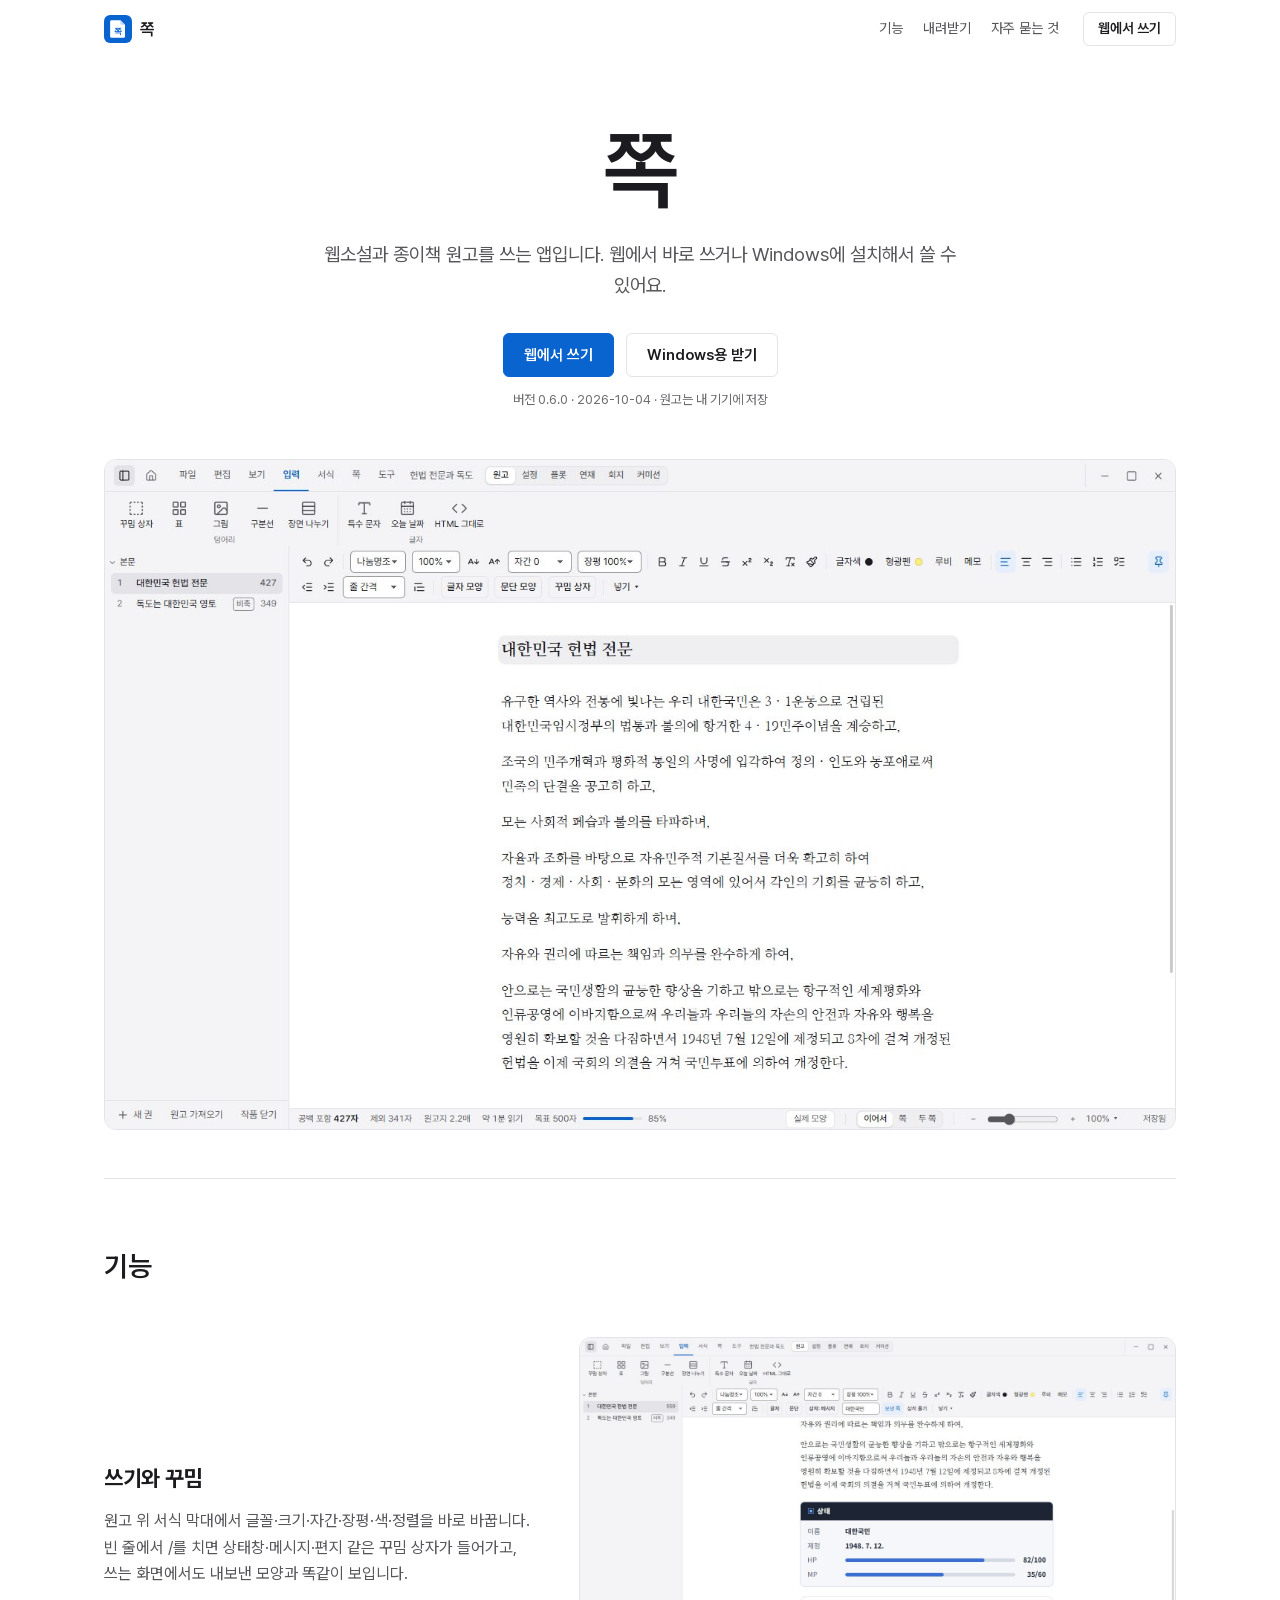
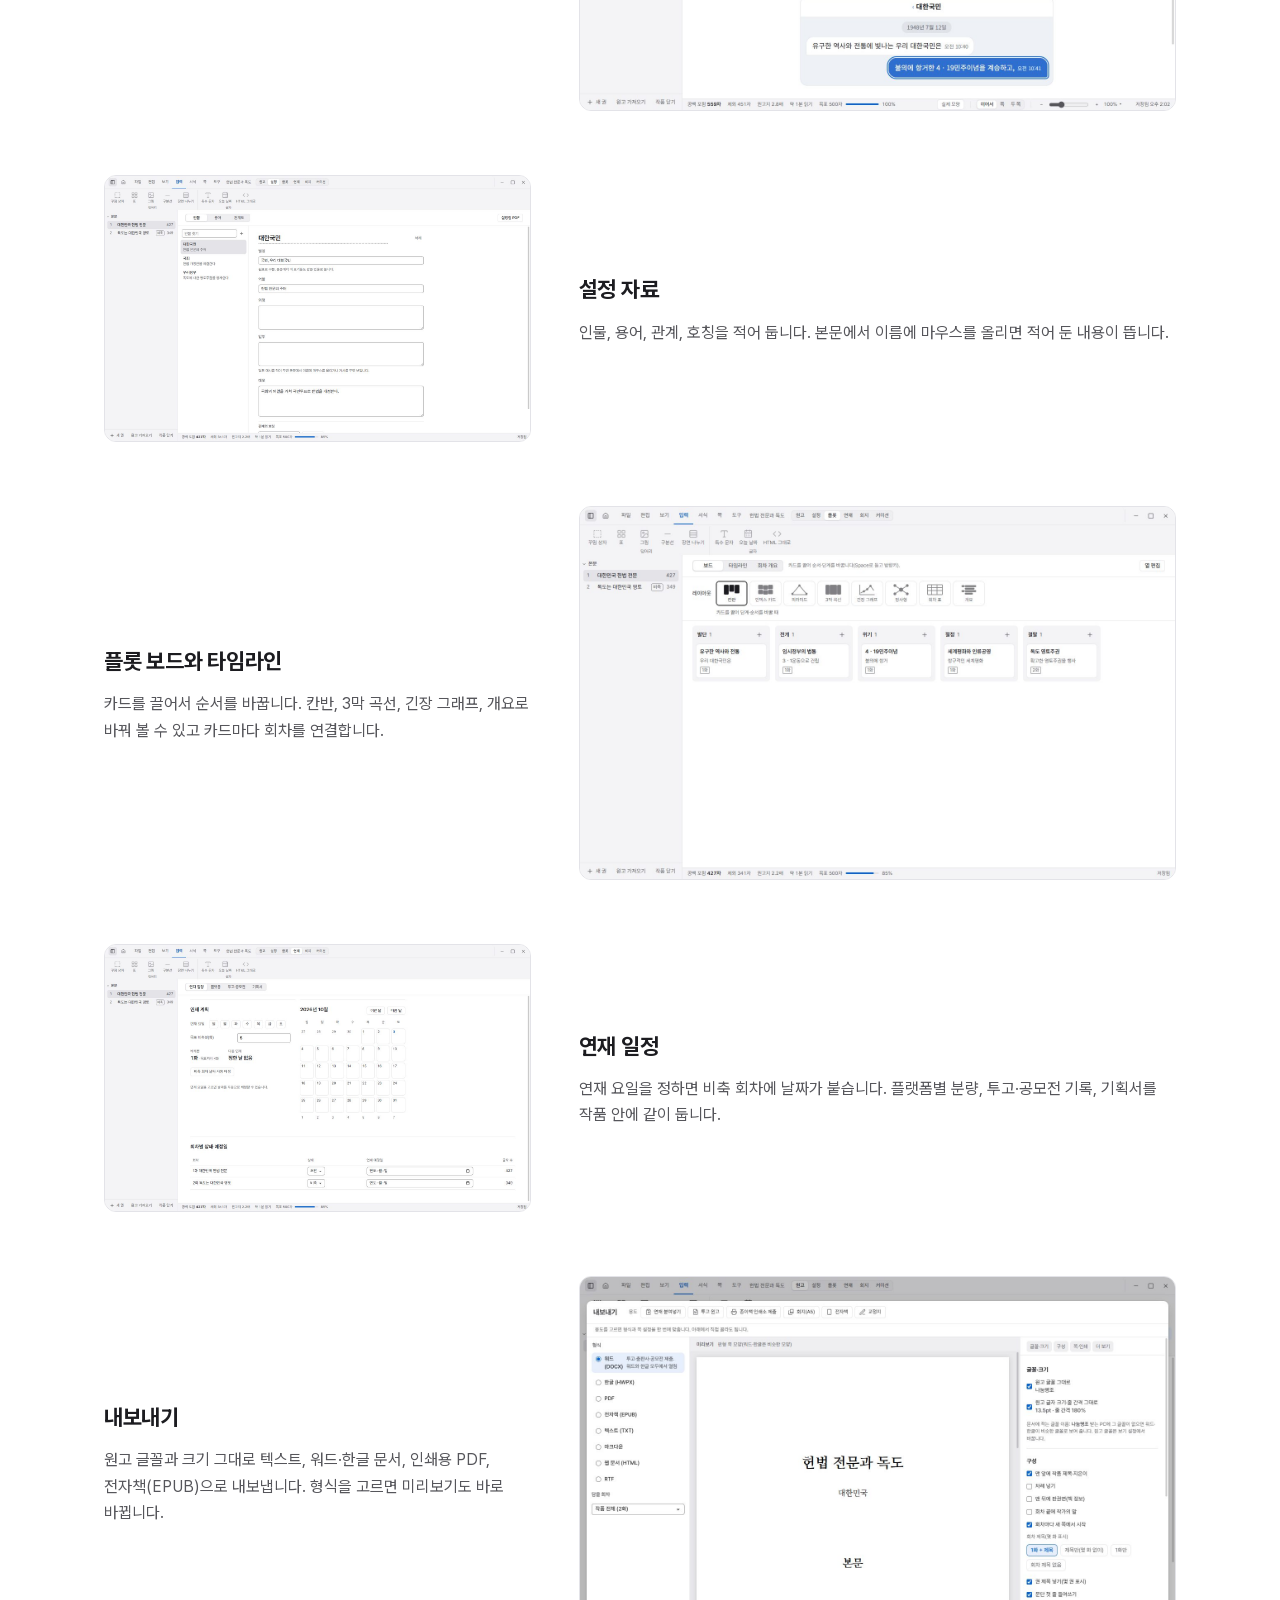
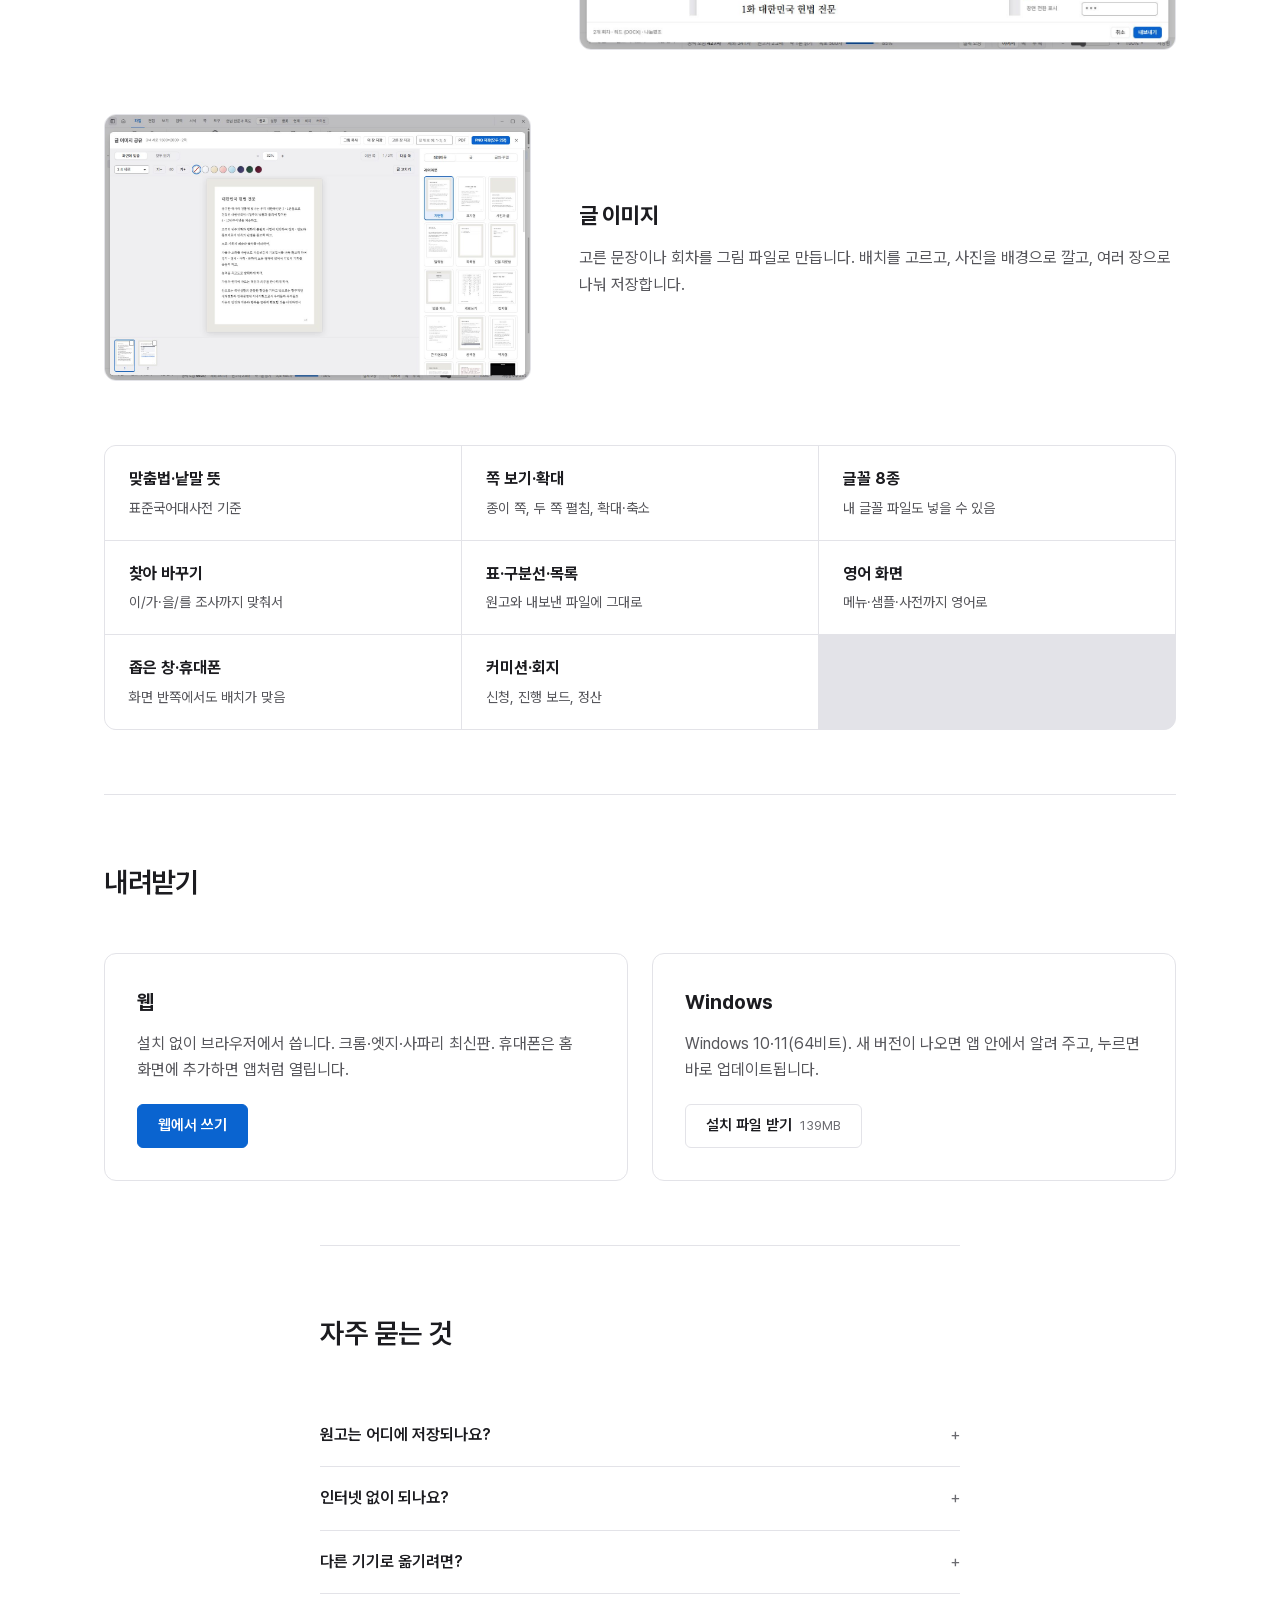
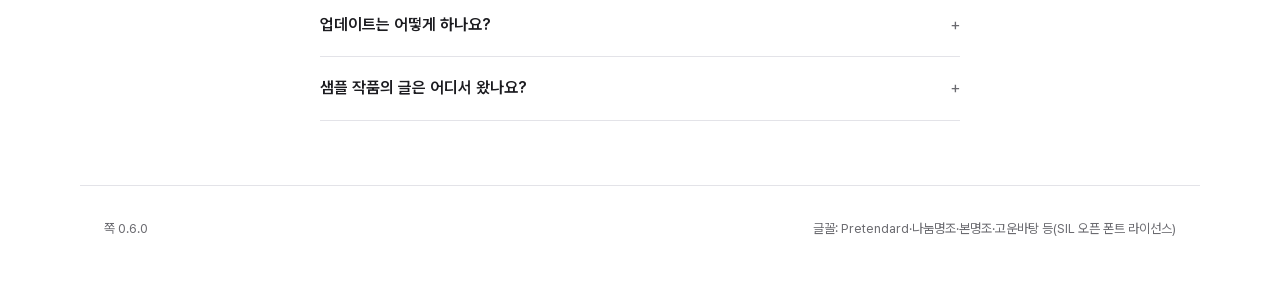
<file: index.html>
<!doctype html>
<html lang="ko">
  <head>
    <meta charset="utf-8" />
    <meta name="viewport" content="width=device-width, initial-scale=1" />
    <title>쪽</title>
    <!-- 링크 미리보기(카톡·트위터·디스코드 등): 제목·그림 모두 「쪽」만. 설명 줄은 일부러 넣지 않는다(카톡이 description을 대신 보여 줌) -->
    <meta property="og:type" content="website" />
    <meta property="og:site_name" content="쪽" />
    <meta property="og:title" content="쪽" />

    <meta property="og:url" content="https://9w3am.github.io/jjok/" />
    <meta property="og:image" content="https://9w3am.github.io/jjok/og.png" />
    <meta property="og:image:width" content="1200" />
    <meta property="og:image:height" content="630" />
    <meta property="og:locale" content="ko_KR" />
    <meta name="twitter:card" content="summary_large_image" />
    <meta name="theme-color" content="#ffffff" media="(prefers-color-scheme: light)" />
    <meta name="theme-color" content="#1a1a1d" media="(prefers-color-scheme: dark)" />
    <link rel="icon" href="favicon.svg" type="image/svg+xml" />
    <link rel="icon" href="favicon-32.png" sizes="32x32" type="image/png" />
    <link rel="apple-touch-icon" href="app/icon-180.png" />
    <link rel="stylesheet" href="site.css" />
    <script>
      // 홈 화면에 설치한 웹 앱(옛 주소)으로 열었으면 소개 없이 바로 앱으로
      if (matchMedia("(display-mode: standalone)").matches) location.replace("app/");
    </script>
  </head>
  <body>
    <header class="top">
      <a class="brand" href="./"><img src="app/icon.svg" alt="" width="28" height="28" />쪽</a>
      <nav aria-label="사이트">
        <a href="#features">기능</a>
        <a href="#download">내려받기</a>
        <a href="#faq">자주 묻는 것</a>
      </nav>
      <a class="btn btn-sm" href="app/">웹에서 쓰기</a>
    </header>

    <main>
      <section class="hero">
        <h1>쪽</h1>
        <p class="lead">웹소설과 종이책 원고를 쓰는 앱입니다. 웹에서 바로 쓰거나 Windows에 설치해서 쓸 수 있어요.</p>
        <div class="cta">
          <a class="btn btn-primary" href="app/">웹에서 쓰기</a>
          <a class="btn" href="https://github.com/9w3am/jjok/releases/download/v0.6.0/jjok-setup-0.6.0.exe">Windows용 받기</a>
        </div>
        <p class="meta">버전 0.6.0 · 2026-10-04 · 원고는 내 기기에 저장</p>
        <figure class="shot shot-hero">
          <img src="shots/write.jpg" width="1440" height="900" alt="원고 쓰는 화면: 왼쪽에 회차 목록, 가운데에 본문" />
        </figure>
      </section>

      <section id="features" class="features" aria-labelledby="f-title">
        <h2 id="f-title">기능</h2>

        <article class="feature">
          <div class="f-text">
            <h3>쓰기와 꾸밈</h3>
            <p>원고 위 서식 막대에서 글꼴·크기·자간·장평·색·정렬을 바로 바꿉니다. 빈 줄에서 /를 치면 상태창·메시지·편지 같은 꾸밈 상자가 들어가고, 쓰는 화면에서도 내보낸 모양과 똑같이 보입니다.</p>
          </div>
          <figure class="shot">
            <img src="shots/boxes.jpg" width="1440" height="900" alt="원고 안에 상태창과 메시지 상자가 들어간 쓰는 화면" loading="lazy" />
          </figure>
        </article>

        <article class="feature">
          <div class="f-text">
            <h3>설정 자료</h3>
            <p>인물, 용어, 관계, 호칭을 적어 둡니다. 본문에서 이름에 마우스를 올리면 적어 둔 내용이 뜹니다.</p>
          </div>
          <figure class="shot">
            <img src="shots/bible.jpg" width="1440" height="900" alt="설정 자료 화면: 인물 목록과 인물 정보" loading="lazy" />
          </figure>
        </article>

        <article class="feature">
          <div class="f-text">
            <h3>플롯 보드와 타임라인</h3>
            <p>카드를 끌어서 순서를 바꿉니다. 칸반, 3막 곡선, 긴장 그래프, 개요로 바꿔 볼 수 있고 카드마다 회차를 연결합니다.</p>
          </div>
          <figure class="shot">
            <img src="shots/plot.jpg" width="1440" height="900" alt="플롯 보드 화면" loading="lazy" />
          </figure>
        </article>

        <article class="feature">
          <div class="f-text">
            <h3>연재 일정</h3>
            <p>연재 요일을 정하면 비축 회차에 날짜가 붙습니다. 플랫폼별 분량, 투고·공모전 기록, 기획서를 작품 안에 같이 둡니다.</p>
          </div>
          <figure class="shot">
            <img src="shots/serial.jpg" width="1440" height="900" alt="연재 일정 화면" loading="lazy" />
          </figure>
        </article>

        <article class="feature">
          <div class="f-text">
            <h3>내보내기</h3>
            <p>원고 글꼴과 크기 그대로 텍스트, 워드·한글 문서, 인쇄용 PDF, 전자책(EPUB)으로 내보냅니다. 형식을 고르면 미리보기도 바로 바뀝니다.</p>
          </div>
          <figure class="shot">
            <img src="shots/export.jpg" width="1440" height="900" alt="내보내기 화면: 형식 목록과 쪽 미리보기" loading="lazy" />
          </figure>
        </article>

        <article class="feature">
          <div class="f-text">
            <h3>글 이미지</h3>
            <p>고른 문장이나 회차를 그림 파일로 만듭니다. 배치를 고르고, 사진을 배경으로 깔고, 여러 장으로 나눠 저장합니다.</p>
          </div>
          <figure class="shot">
            <img src="shots/textimage.jpg" width="1440" height="900" alt="글 이미지 화면: 배치 목록과 그림 미리보기" loading="lazy" />
          </figure>
        </article>

        <ul class="more" aria-label="그 밖의 기능">
          <li><strong>맞춤법·낱말 뜻</strong><span>표준국어대사전 기준</span></li>
          <li><strong>쪽 보기·확대</strong><span>종이 쪽, 두 쪽 펼침, 확대·축소</span></li>
          <li><strong>글꼴 8종</strong><span>내 글꼴 파일도 넣을 수 있음</span></li>
          <li><strong>찾아 바꾸기</strong><span>이/가·을/를 조사까지 맞춰서</span></li>
          <li><strong>표·구분선·목록</strong><span>원고와 내보낸 파일에 그대로</span></li>
          <li><strong>영어 화면</strong><span>메뉴·샘플·사전까지 영어로</span></li>
          <li><strong>좁은 창·휴대폰</strong><span>화면 반쪽에서도 배치가 맞음</span></li>
          <li><strong>커미션·회지</strong><span>신청, 진행 보드, 정산</span></li>
        </ul>
      </section>

      <section id="download" class="download" aria-labelledby="d-title">
        <h2 id="d-title">내려받기</h2>
        <div class="d-grid">
          <div class="d-card">
            <h3>웹</h3>
            <p>설치 없이 브라우저에서 씁니다. 크롬·엣지·사파리 최신판. 휴대폰은 홈 화면에 추가하면 앱처럼 열립니다.</p>
            <a class="btn btn-primary" href="app/">웹에서 쓰기</a>
          </div>
          <div class="d-card">
            <h3>Windows</h3>
            <p>Windows 10·11(64비트). 새 버전이 나오면 앱 안에서 알려 주고, 누르면 바로 업데이트됩니다.</p>
            <a class="btn" href="https://github.com/9w3am/jjok/releases/download/v0.6.0/jjok-setup-0.6.0.exe">설치 파일 받기 <span class="size">139MB</span></a>
          </div>
        </div>
      </section>

      <section id="faq" class="faq" aria-labelledby="q-title">
        <h2 id="q-title">자주 묻는 것</h2>
        <details>
          <summary>원고는 어디에 저장되나요?</summary>
          <p>
            내 기기에 저장됩니다. Windows는 작품 폴더에, 웹은 브라우저 저장소에 둡니다. 로그인하면 계정에도 올라가서
            다른 기기에서 이어 쓸 수 있습니다.
          </p>
        </details>
        <details>
          <summary>인터넷 없이 되나요?</summary>
          <p>
            Windows는 인터넷 없이 됩니다. 웹은 한 번 열어 두면 인터넷이 끊겨도 열립니다. 맞춤법 사전과 기기 간 동기화만
            인터넷이 필요합니다.
          </p>
        </details>
        <details>
          <summary>다른 기기로 옮기려면?</summary>
          <p>로그인해서 동기화하거나, 작품을 파일로 내보낸 다음 다른 기기에서 가져오면 됩니다.</p>
        </details>
        <details>
          <summary>업데이트는 어떻게 하나요?</summary>
          <p>
            새 버전이 나오면 앱 오른쪽 아래에 알림이 뜹니다. 웹은 새로 불러오면 되고, Windows는 ‘지금 업데이트’를
            누르면 받아서 설치한 뒤 다시 켜집니다. 알림을 넘겼어도 시작 화면 아래 버전 줄에서 업데이트할 수 있습니다.
            쓰던 작품은 그대로 남습니다.
          </p>
        </details>
        <details>
          <summary>샘플 작품의 글은 어디서 왔나요?</summary>
          <p>
            대한민국 헌법 전문, 외교부 독도 누리집의 정부 기본입장, 「독도의 지속가능한 이용에 관한 법률」 조문입니다.
          </p>
        </details>
      </section>
    </main>

    <footer class="foot">
      <span>쪽 0.6.0</span>
      <span>글꼴: Pretendard·나눔명조·본명조·고운바탕 등(SIL 오픈 폰트 라이선스)</span>
    </footer>
  </body>
</html>
</file>
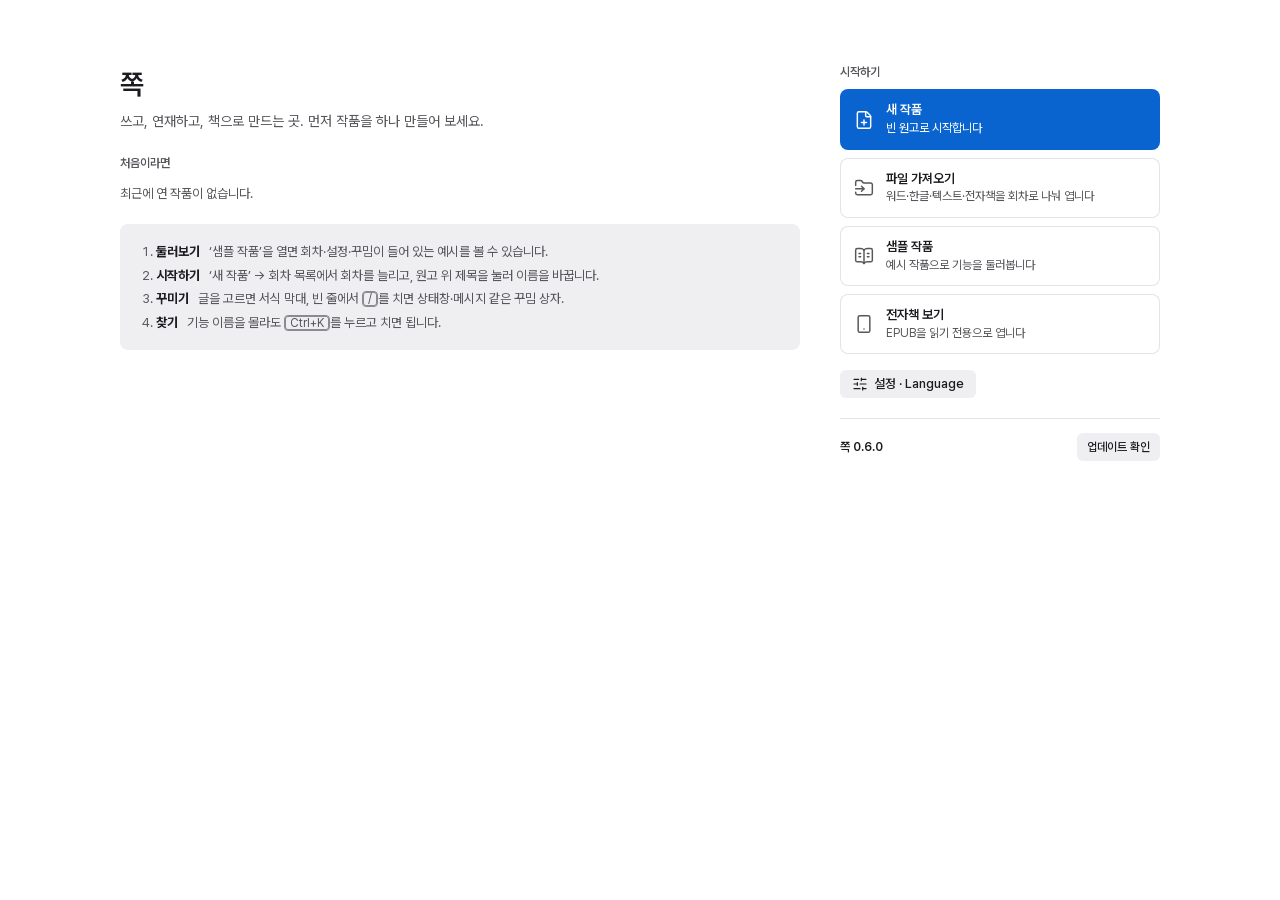
<file: app/index.html>
<!doctype html>
<html lang="ko">
  <head>
    <meta charset="UTF-8" />
    <meta
      http-equiv="Content-Security-Policy"
      content="default-src 'self'; script-src 'self' 'wasm-unsafe-eval'; style-src 'self' 'unsafe-inline'; font-src 'self' data:; img-src 'self' data: blob:; connect-src 'self' https://stdict.korean.go.kr https://api.dictionaryapi.dev https://*.supabase.co wss://*.supabase.co"
    />
    <meta name="viewport" content="width=device-width, initial-scale=1, viewport-fit=cover" />
    <meta name="theme-color" content="#ffffff" media="(prefers-color-scheme: light)" />
    <meta name="theme-color" content="#1c1c1e" media="(prefers-color-scheme: dark)" />
    <meta name="apple-mobile-web-app-capable" content="yes" />
    <link rel="manifest" href="./manifest.webmanifest" />
    <link rel="icon" href="./favicon.svg" type="image/svg+xml" />
    <link rel="icon" href="./favicon-32.png" sizes="32x32" type="image/png" />
    <meta property="og:title" content="쪽" />
    <meta property="og:image" content="https://9w3am.github.io/wongosil/og.png" />
    <link rel="apple-touch-icon" href="./icon-180.png" />
    <title>쪽</title>
    <script type="module" crossorigin src="./assets/index-cphjtJE9.js"></script>
    <link rel="modulepreload" crossorigin href="./assets/preload-helper-PPVm8Dsz.js">
    <link rel="modulepreload" crossorigin href="./assets/update-CbzywYTz.js">
    <link rel="modulepreload" crossorigin href="./assets/print-BG1Rjkv_.js">
    <link rel="stylesheet" crossorigin href="./assets/index-DDh-sWdb.css">
  </head>
  <body>
    <div id="root"></div>
  </body>
</html>
</file>
<file: site.css>
/* 쪽 사이트 첫 화면. 색·모서리·간격은 앱 디자인 토큰(docs/DESIGN_SYSTEM.md)과 같게 */
@font-face {
  font-family: "Pretendard Variable";
  src: url("fonts/PretendardVariable.woff2") format("woff2-variations");
  font-weight: 45 920;
  font-display: swap;
}

:root {
  color-scheme: light;
  --bg: #ffffff;
  --bg-sidebar: #f4f4f6;
  --text: #1c1c20;
  --text-2: #56565b;
  --text-3: #6b6b70;
  --line: #e3e3e8;
  --accent: #0a64d0;
  --accent-contrast: #ffffff;
  --r-1: 6px;
  --r-2: 8px;
  --r-3: 12px;
  --shadow-float: 0 8px 28px rgb(0 0 0 / 0.12), 0 1px 3px rgb(0 0 0 / 0.08);
  --max: 1120px;
}
@media (prefers-color-scheme: dark) {
  :root:not([data-theme="light"]) {
    color-scheme: dark;
    --bg: #1a1a1d;
    --bg-sidebar: #242426;
    --text: #f2f2f4;
    --text-2: #b4b4ba;
    --text-3: #98989f;
    --line: #38383c;
    --accent: #4c9dff;
    --accent-contrast: #0b1a2e;
  }
}
:root[data-theme="dark"] {
  color-scheme: dark;
  --bg: #1a1a1d;
  --bg-sidebar: #242426;
  --text: #f2f2f4;
  --text-2: #b4b4ba;
  --text-3: #98989f;
  --line: #38383c;
  --accent: #4c9dff;
  --accent-contrast: #0b1a2e;
}

* {
  box-sizing: border-box;
}
html {
  scroll-behavior: smooth;
}
@media (prefers-reduced-motion: reduce) {
  html {
    scroll-behavior: auto;
  }
}
body {
  margin: 0;
  background: var(--bg);
  color: var(--text);
  font:
    16px/1.65 "Pretendard Variable",
    Pretendard,
    system-ui,
    sans-serif;
  word-break: keep-all;
  overflow-x: hidden;
}
img {
  max-width: 100%;
  height: auto;
  display: block;
}
a {
  color: inherit;
}

/* 머리 막대 */
.top {
  position: sticky;
  top: 0;
  z-index: 10;
  display: flex;
  align-items: center;
  gap: 24px;
  max-width: var(--max);
  margin: 0 auto;
  padding: 12px 24px;
  background: color-mix(in srgb, var(--bg) 88%, transparent);
  backdrop-filter: blur(12px);
}
.brand {
  display: inline-flex;
  align-items: center;
  gap: 8px;
  font-weight: 600;
  font-size: 17px;
  text-decoration: none;
}
.top nav {
  display: flex;
  gap: 20px;
  margin-left: auto;
  font-size: 14px;
}
.top nav a {
  color: var(--text-2);
  text-decoration: none;
}
.top nav a:hover {
  color: var(--text);
}

/* 단추 */
.btn {
  display: inline-flex;
  align-items: center;
  gap: 8px;
  height: 44px;
  padding: 0 20px;
  border: 1px solid var(--line);
  border-radius: var(--r-1);
  background: var(--bg);
  color: var(--text);
  font-weight: 600;
  font-size: 15px;
  text-decoration: none;
  white-space: nowrap;
}
.btn:hover {
  border-color: var(--text-3);
}
.btn-primary {
  background: var(--accent);
  border-color: var(--accent);
  color: var(--accent-contrast);
}
.btn-primary:hover {
  border-color: var(--accent);
  filter: brightness(1.08);
}
.btn-sm {
  height: 34px;
  padding: 0 14px;
  font-size: 14px;
}
.btn:focus-visible,
a:focus-visible,
summary:focus-visible {
  outline: 2px solid var(--accent);
  outline-offset: 2px;
}
.size {
  color: var(--text-3);
  font-weight: 400;
  font-size: 13px;
}

/* 첫 화면 */
main {
  max-width: var(--max);
  margin: 0 auto;
  padding: 0 24px;
}
.hero {
  padding: 64px 0 48px;
  text-align: center;
}
.hero h1 {
  margin: 0;
  /* 이름이 한 글자(쪽)라 글자 자체를 로고처럼 크게 */
  font-size: clamp(56px, 8vw, 88px);
  line-height: 1.1;
  letter-spacing: -0.02em;
  font-weight: 600;
}
.lead {
  max-width: 640px;
  margin: 20px auto 0;
  color: var(--text-2);
  font-size: clamp(16px, 2vw, 19px);
}
.cta {
  display: flex;
  flex-wrap: wrap;
  justify-content: center;
  gap: 12px;
  margin-top: 32px;
}
.meta {
  margin: 12px 0 0;
  color: var(--text-3);
  font-size: 13px;
}
.shot {
  margin: 0;
  border: 1px solid var(--line);
  border-radius: var(--r-3);
  overflow: hidden;
  background: var(--bg-sidebar);
}
.shot-hero {
  margin-top: 48px;
}

/* 기능 */
.features,
.download,
.faq {
  padding: 64px 0;
  border-top: 1px solid var(--line);
}
h2 {
  margin: 0 0 48px;
  font-size: clamp(22px, 2.6vw, 28px);
  letter-spacing: -0.012em;
  font-weight: 600;
}
.feature {
  display: grid;
  grid-template-columns: minmax(0, 5fr) minmax(0, 7fr);
  gap: 48px;
  align-items: center;
  margin-bottom: 64px;
}
.feature:nth-of-type(even) .f-text {
  order: 2;
}
.feature h3 {
  margin: 0 0 12px;
  font-size: 22px;
  letter-spacing: -0.012em;
}
.feature p {
  margin: 0;
  color: var(--text-2);
}
.more {
  list-style: none;
  margin: 0;
  padding: 0;
  display: grid;
  grid-template-columns: repeat(3, minmax(0, 1fr));
  gap: 1px;
  background: var(--line);
  border: 1px solid var(--line);
  border-radius: var(--r-3);
  overflow: hidden;
}
.more li {
  display: flex;
  flex-direction: column;
  gap: 4px;
  padding: 20px 24px;
  background: var(--bg);
}
.more span {
  color: var(--text-2);
  font-size: 14px;
}

/* 내려받기 */
.d-grid {
  display: grid;
  grid-template-columns: repeat(2, minmax(0, 1fr));
  gap: 24px;
}
.d-card {
  display: flex;
  flex-direction: column;
  align-items: flex-start;
  gap: 12px;
  padding: 32px;
  border: 1px solid var(--line);
  border-radius: var(--r-3);
}
.d-card h3 {
  margin: 0;
  font-size: 20px;
}
.d-card p {
  margin: 0 0 8px;
  color: var(--text-2);
  flex: 1;
}

/* 자주 묻는 것 */
.faq {
  max-width: 640px;
  margin: 0 auto;
}
.faq details {
  border-bottom: 1px solid var(--line);
}
.faq summary {
  cursor: pointer;
  padding: 18px 0;
  font-weight: 600;
  list-style: none;
  display: flex;
  justify-content: space-between;
  gap: 16px;
}
.faq summary::-webkit-details-marker {
  display: none;
}
.faq summary::after {
  content: "+";
  color: var(--text-3);
  font-weight: 400;
}
.faq details[open] summary::after {
  content: "−";
}
.faq details p {
  margin: 0 0 18px;
  color: var(--text-2);
}

.foot {
  display: flex;
  flex-wrap: wrap;
  justify-content: space-between;
  gap: 8px 24px;
  max-width: var(--max);
  margin: 0 auto;
  padding: 32px 24px 48px;
  border-top: 1px solid var(--line);
  color: var(--text-3);
  font-size: 13px;
}

/* 좁은 화면(휴대폰): 한 줄로 쌓고 옆 여백 16px */
@media (max-width: 900px) {
  .top {
    padding: 10px 16px;
    gap: 12px;
  }
  .top nav {
    display: none;
  }
  .top .btn-sm {
    margin-left: auto;
  }
  main {
    padding: 0 16px;
  }
  .hero {
    padding: 40px 0 32px;
    text-align: left;
  }
  .lead {
    margin-left: 0;
  }
  .cta {
    justify-content: flex-start;
  }
  .cta .btn {
    flex: 1 1 100%;
    justify-content: center;
  }
  .feature {
    grid-template-columns: 1fr;
    gap: 20px;
    margin-bottom: 48px;
  }
  .feature:nth-of-type(even) .f-text {
    order: 0;
  }
  .more,
  .d-grid {
    grid-template-columns: 1fr;
  }
  .d-card {
    padding: 24px;
  }
  .foot {
    padding: 24px 16px 40px;
  }
}
</file>
